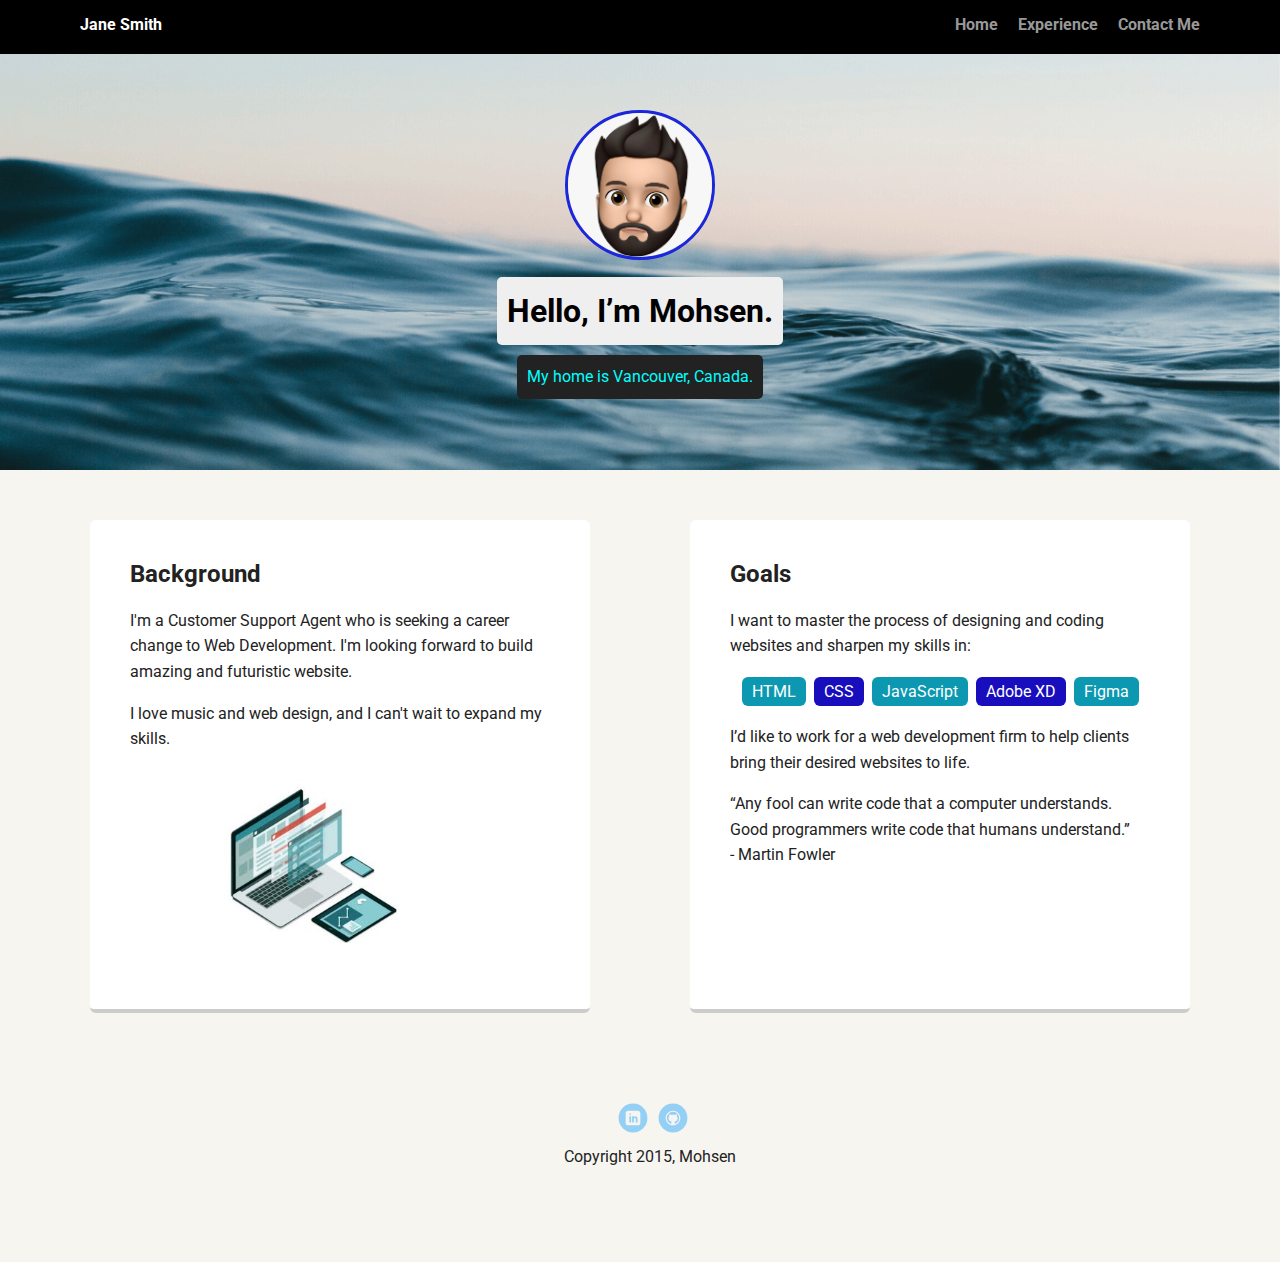
<file: index.html>
<!doctype html>
<html lang="en">
<head>
  <meta charset="utf-8">
  <title>Jane Smith's Profile</title>
  <meta name="viewport" content="width=device-width, initial-scale=1.0">
  <link rel="stylesheet" href="styles.css">
  <link href="https://fonts.googleapis.com/css?family=Muli%7CRoboto:400,300,500,700,900" rel="stylesheet"></head>
  <body>

    <nav class="main-nav">
        <ul class="nav">
          <li class="name">Jane Smith</li>
          <li><a href="index.html">Home</a></li>
          <li><a href="resume.html">Experience</a></li>
          <li><a href="contact-me.html">Contact Me</a></li>
        </ul>
    </nav>

    <header>
      <img src="images/profile-picture.png" alt="Memoji of Mohsen" class="profile-image"> <!-- Image taken from https://www.pngitem.com/middle/TbbJwxR_profile-image-memoji-brown-hair-man-with-glasses/-->
      <h1 class="tag name">Hello, I’m Mohsen.</h1>
      <p class="tag location">My home is Vancouver, Canada.</p>
    </header>

    <main class="flex">
      <section class="card">
        <h2>Background</h2>
        <p>I'm a Customer Support Agent who is seeking a career change to Web Development. I'm looking forward to build amazing and futuristic website.</p>
        <p>I love music and web design, and I can't wait to expand my skills.</p>
        <img src="images/web-design.jpeg" alt="Picture of Web Design" class="web-design-picture"> <!-- Picture taken from https://www.istockphoto.com/video/web-developing-and-coding-gm1053118434-281354077 and credit goes to elenabs-->
      </section> 

      <section class="card">
        <h2>Goals</h2>
        <p>I want to master the process of designing and coding websites and sharpen my skills in:</p>
        <ul class="skills">
          <li>HTML</li>
          <li>CSS</li>
          <li>JavaScript</li>
          <li>Adobe XD</li>
          <li>Figma</li>
        </ul>
        <p>I’d like to work for a web development firm to help clients bring their desired websites to life.</p>
        <p>“Any fool can write code that a computer understands. Good programmers write code that humans understand.” <br>- Martin Fowler</p>
      </section> 

    </main>
    <footer>
      <ul>
        <li><a href="https://www.linkedin.com/in/mohsen-shirazi-nalband-9297091b4/" class="social linkedin">LinkedIn</a></li>
        <li><a href="https://github.com/mohsensh2132" class="social github">Github</a></li>
      </ul>
      <p class="copyright">Copyright 2015, Mohsen</p>
    </footer>
  </body>
  </html>
</file>
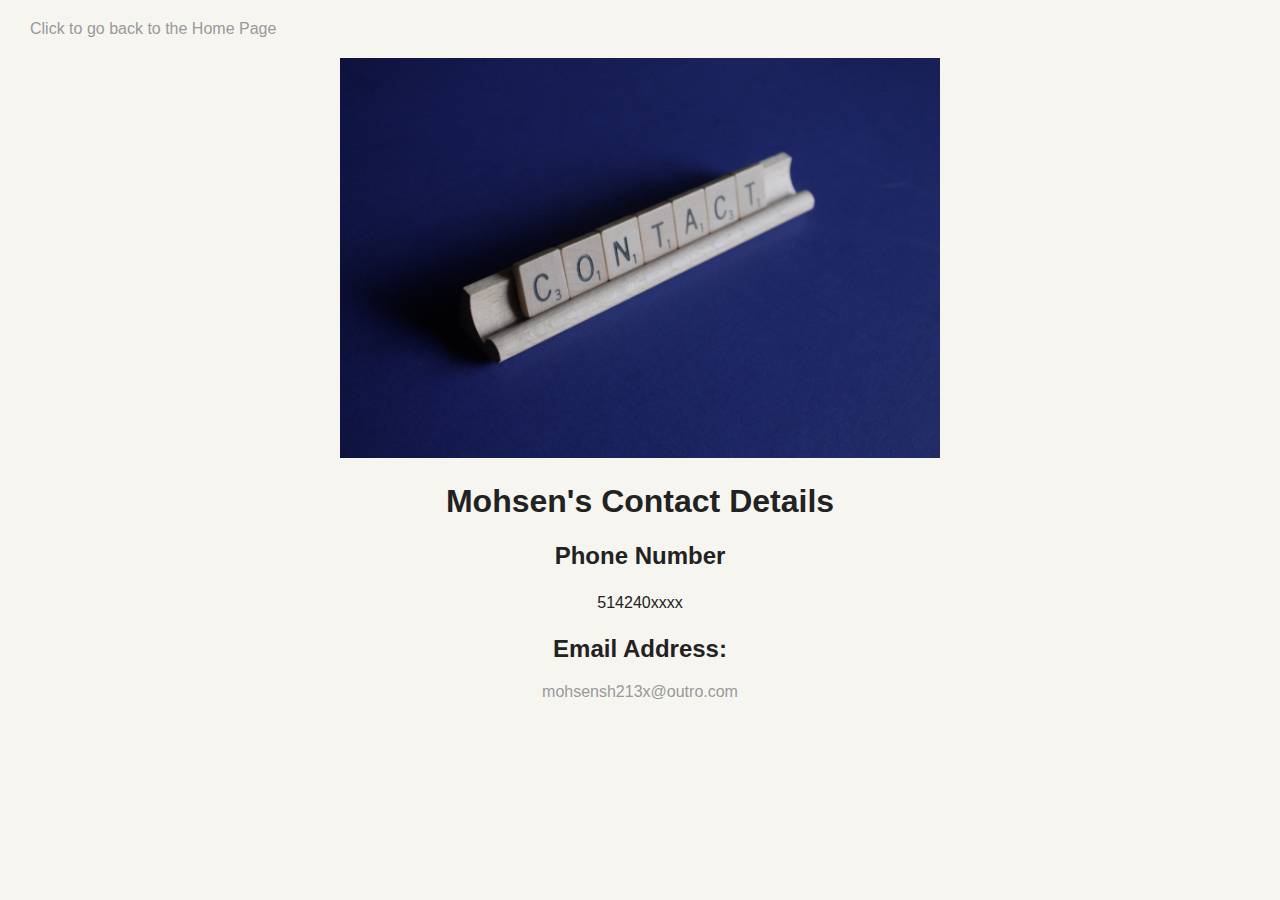
<file: contact-me.html>
<!DOCTYPE html>
<html lang="en">
    <head>
        <meta charset="utf-8">
        <meta name="viewport" content="width=device-width, initial-scale=1.0">
        <title>Contact Me</title>
        <link rel="stylesheet" href="styles.css">
    </head>

    <body>
        <nav class="home-page-link">
            <a href="index.html">Click to go back to the Home Page</a>
        </nav>

        <main class="contact-me-body">
            <img class="contact-me-picture" src="images/contact-me-picture.jpg" alt="contact me picture"> <!-- Image taken from https://unsplash.com/photos/5Ne6mMQtIdo credit goes to Melinda Gimpel-->
            <h1>Mohsen's Contact Details</h1>

            <h2>Phone Number</h2>
            <p>514240xxxx</p>

            <h2>Email Address:</h2>
            <a href="mailto:mohsensh213x@outro.com">mohsensh213x@outro.com</a>
        </main>
    </body>
</html>
</file>
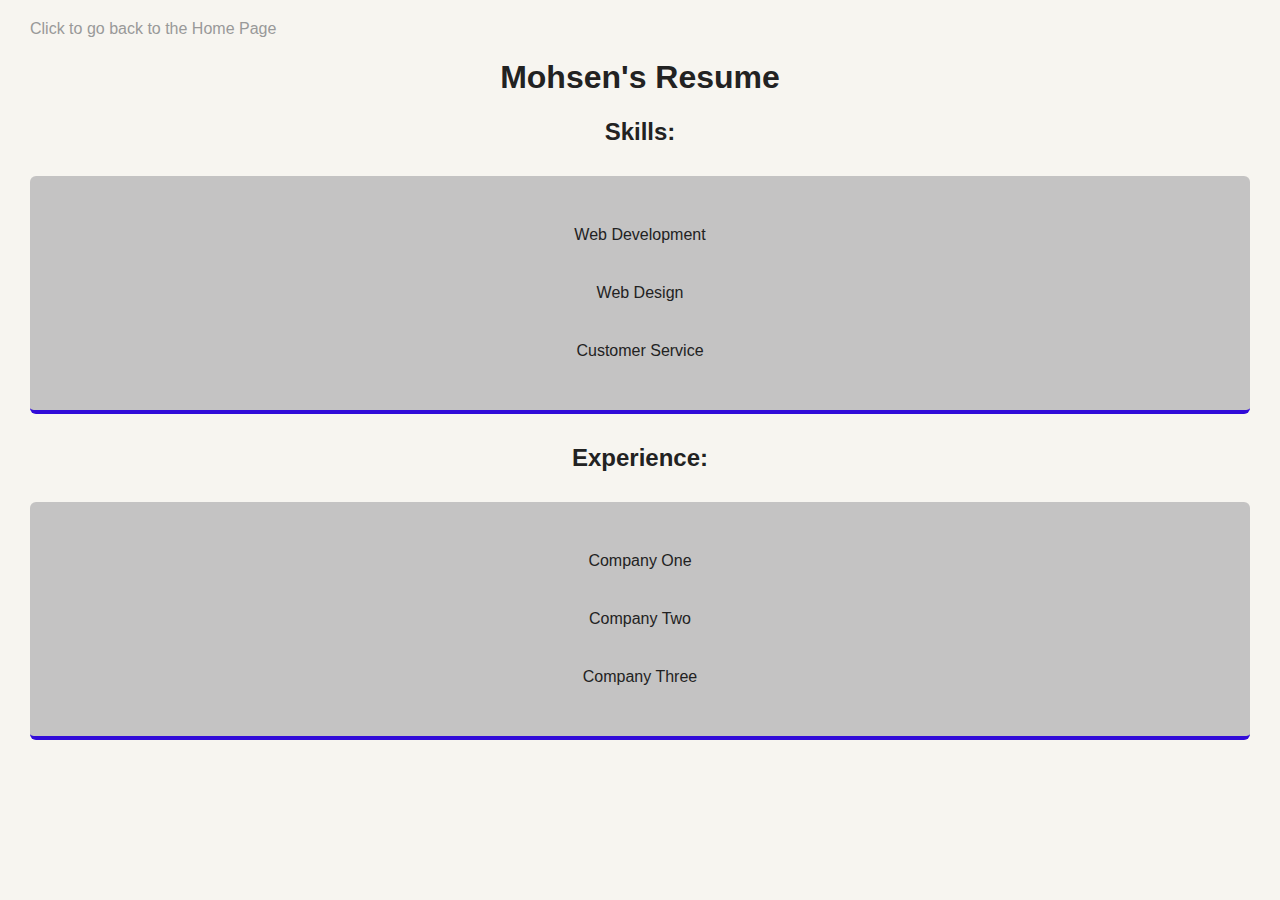
<file: resume.html>
<!DOCTYPE html>
<html lang="en">
<head>
    <meta charset="UTF-8">
    <meta http-equiv="X-UA-Compatible" content="IE=edge">
    <meta name="viewport" content="width=device-width, initial-scale=1.0">
    <link rel="stylesheet" href="styles.css">
    <title>Resume</title>
</head>
<body>
    <nav class="home-page-link">
        <a href="index.html">Click to go back to the Home Page</a>
    </nav>
    <h1>Mohsen's Resume</h1>


    <h2>Skills:</h2>
    <ul class="resume-style">
        <li>Web Development</li>
        <li>Web Design</li>
        <li>Customer Service</li>
    </ul>

    <h2>Experience:</h2>
    <ul class="resume-style">
        <li>Company One</li>
        <li>Company Two</li>
        <li>Company Three</li>
    </ul>
</body>
</html>
</file>
<file: styles.css>
/* Global Layout Set-up */
* {
  box-sizing: border-box;
}

body {
  margin: 0;
  padding: 0;
  text-align: center;
  font-family: 'Roboto', sans-serif;
  color: #222;
  background: #f7f5f0;
}

/* Link Styles */

a {
  text-decoration: none;
  color: #999;
}

a:hover {
  color: #6633ff;
}

/* Section Styles */

.main-nav {
  width: 100%;
  background: black;
  min-height: 30px;
  padding: 10px;
  position: fixed;
  text-align: center;
}

.nav {
  display: flex;
  justify-content: space-around;
  font-weight: 700;
  list-style-type: none;
  margin: 0 auto;
  padding: 0;
}

.nav .name {
  display: block;
  margin-right: auto;
  color: white;
}

.nav li {
  padding: 5px 10px 10px 10px;
}

.nav a {
  transition: all .5s;
}

.nav a:hover {
  color: white
}

header {
  text-align: center;
  background: url('images/world-oceans-day.png') no-repeat top center;
  background-size: cover;
  overflow: hidden;
  padding-top: 60px;
}

header {
  line-height: 1.5;
}

header .profile-image {
  margin-top: 50px;
  width: 150px;
  height: 150px;
  border-radius: 52%;
  border: 3px solid rgb(26, 39, 221);
  transition: all .7s;
}

header .profile-image:hover {
  transform: scale(1.2) rotate(5deg);
}

.tag {
  background-color: #efefef;
  color: black;
  padding: 10px;
  border-radius: 5px;
  display: table;
  margin: 10px auto;
}

.location {
  background-color: #222;
  color: rgb(0, 255, 255);
}

.card {
  margin: 30px;
  padding: 20px 40px 40px;
  max-width: 500px;
  text-align: left;
  background: #fff;
  border-bottom: 4px solid #ccc;
  border-radius: 6px;
  transition: all .5s;
}

.web-design-picture {
  max-width: 350px;
}

.card:hover {
  border-color: #ff99ff;
}

ul.skills {
  padding: 0;
  text-align: center;
}

.skills li {
  border-radius: 6px;
  display: inline-block;
  background: #190ebe;
  color: white;
  padding: 5px 10px;
  margin: 2px;
}

.skills li:nth-child(odd) {
  background: #0c98b1;
}

footer {
  width: 100%;
  min-height: 30px;
  padding: 20px 0 40px 20px;
}

footer .copyright {
  top: -8px;
  font-size: .75em;
}

footer ul {
  list-style-type: none;
  margin: 0;
  padding: 0;
}

footer ul li {
  display: inline-block;
}

a.social {
  display: inline-block;
  text-indent: -9999px;
  margin-left: 5px;
  width: 30px;
  height: 30px;
  background-size: 30px 30px;
  opacity: .4;
  transition: all .5s;
}

a.twitter {
  background-image: url(images/twitter.svg);
}

a.linkedin {
  background-image: url(images/linkedin.svg);
}

a.github {
  background-image: url(images/github.svg);
}

a.social:hover {
  opacity: 1;
}

.clearfix {
  clear: both;
}

/* Styles for larger screens */
@media screen and (min-width: 720px) {

  .flex {
    display: -ms-flexbox;
    /* TWEENER - IE 10 */
    display: flex;
    max-width: 1200px;
    -ms-flex-pack: distribute;
    justify-content: space-around;
    margin: 0 auto;
  }

  header {
    min-height: 470px;
  }

  .nav {
    max-width: 1200px;
    padding: 0 30px;
  }


  main {
    padding-top: 20px;
  }

  main p {
    line-height: 1.6em;
  }

  footer {
    font-size: 1.3em;
    max-width: 1200px;
    margin: 40px auto;
  }

}


/* Styles for the resume*/

.resume-style {
  list-style: none;
    margin: 30px;
    padding: 20px 40px 40px;
    text-align: center;
    background: rgb(196, 195, 195);
    border-bottom: 4px solid rgb(49, 11, 216);
    border-radius: 6px;
    transition: all .5s;
}

.resume-style li {
  margin-top: 20px;
  padding: 10px 20px;
}

.home-page-link {
  margin-top: 20px;
  text-align: left;
  margin-left: 30px;
  color: indigo;
}


/* Styles for the Contact Me page*/

.contact-me-body {
  text-align: center;
}

.contact-me-picture {
  max-width: 600px;
}
</file>
